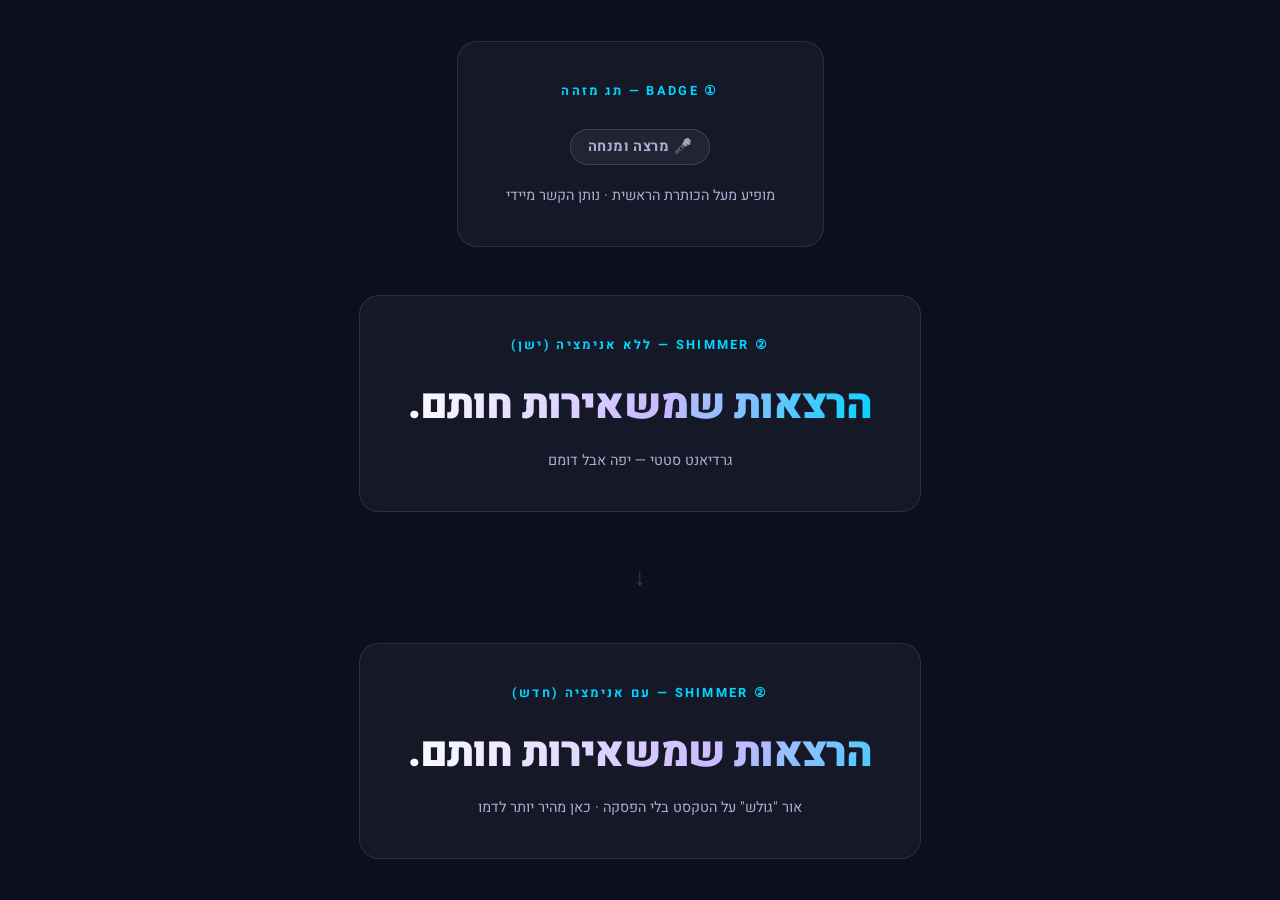
<file: demo-effects.html>
<!DOCTYPE html>
<html lang="he" dir="rtl">
<head>
  <meta charset="UTF-8" />
  <meta name="viewport" content="width=device-width, initial-scale=1.0" />
  <title>דמו — Badge & Shimmer</title>
  <link href="https://fonts.googleapis.com/css2?family=Heebo:wght@400;700;900&display=swap" rel="stylesheet" />
  <style>
    * { margin: 0; padding: 0; box-sizing: border-box; }
    body {
      background: #0b0f1f;
      color: #eef1ff;
      font-family: "Heebo", sans-serif;
      min-height: 100vh;
      display: flex;
      flex-direction: column;
      align-items: center;
      justify-content: center;
      gap: 3rem;
      padding: 2rem;
    }

    /* ===== SECTION LABELS ===== */
    .label {
      font-size: 0.8rem;
      letter-spacing: 0.18em;
      text-transform: uppercase;
      color: #00d4ff;
      font-weight: 700;
      margin-bottom: 1rem;
      text-align: center;
    }
    .box {
      display: flex;
      flex-direction: column;
      align-items: center;
      gap: 0.8rem;
      background: rgba(255,255,255,0.04);
      border: 1px solid rgba(255,255,255,0.1);
      border-radius: 20px;
      padding: 2.5rem 3rem;
      min-width: 320px;
    }

    /* ===== BADGE ===== */
    .hero__badge {
      display: inline-flex;
      align-items: center;
      gap: 0.4em;
      background: rgba(255,255,255,0.06);
      border: 1px solid rgba(255,255,255,0.14);
      border-radius: 999px;
      padding: 0.45em 1.2em;
      font-size: 0.9rem;
      font-weight: 700;
      color: #a9b0d0;
      backdrop-filter: blur(8px);
      letter-spacing: 0.03em;
    }

    /* ===== SHIMMER TITLE ===== */
    .hero__title {
      font-size: 2.6rem;
      font-weight: 900;
      line-height: 1.1;
      letter-spacing: -0.02em;
      background: linear-gradient(
        120deg,
        #ffffff 0%,
        #c9b8ff 35%,
        #00d4ff 60%,
        #c9b8ff 80%,
        #ffffff 100%
      );
      -webkit-background-clip: text;
      background-clip: text;
      color: transparent;
      background-size: 200% auto;
      animation: titleShimmer 3s linear infinite;
    }

    @keyframes titleShimmer {
      0%   { background-position: 0% center; }
      100% { background-position: 200% center; }
    }

    /* ===== WITHOUT SHIMMER (for comparison) ===== */
    .hero__title--static {
      font-size: 2.6rem;
      font-weight: 900;
      line-height: 1.1;
      letter-spacing: -0.02em;
      background: linear-gradient(120deg, #ffffff 0%, #c9b8ff 55%, #00d4ff 100%);
      -webkit-background-clip: text;
      background-clip: text;
      color: transparent;
    }

    .subtitle {
      color: #a9b0d0;
      font-size: 0.9rem;
      margin-top: 0.5rem;
      text-align: center;
    }
    .arrow {
      font-size: 1.5rem;
      color: rgba(255,255,255,0.2);
    }
    .divider {
      width: 100%;
      max-width: 400px;
      height: 1px;
      background: rgba(255,255,255,0.08);
    }
  </style>
</head>
<body>

  <!-- BADGE -->
  <div class="box">
    <p class="label">① Badge — תג מזהה</p>
    <span class="hero__badge">🎤 מרצה ומנחה</span>
    <p class="subtitle">מופיע מעל הכותרת הראשית · נותן הקשר מיידי</p>
  </div>

  <!-- SHIMMER vs STATIC -->
  <div class="box">
    <p class="label">② Shimmer — ללא אנימציה (ישן)</p>
    <h2 class="hero__title--static">הרצאות שמשאירות חותם.</h2>
    <p class="subtitle">גרדיאנט סטטי — יפה אבל דומם</p>
  </div>

  <div class="arrow">↓</div>

  <div class="box">
    <p class="label">② Shimmer — עם אנימציה (חדש)</p>
    <h2 class="hero__title">הרצאות שמשאירות חותם.</h2>
    <p class="subtitle">אור "גולש" על הטקסט בלי הפסקה · כאן מהיר יותר לדמו</p>
  </div>

</body>
</html>
</file>
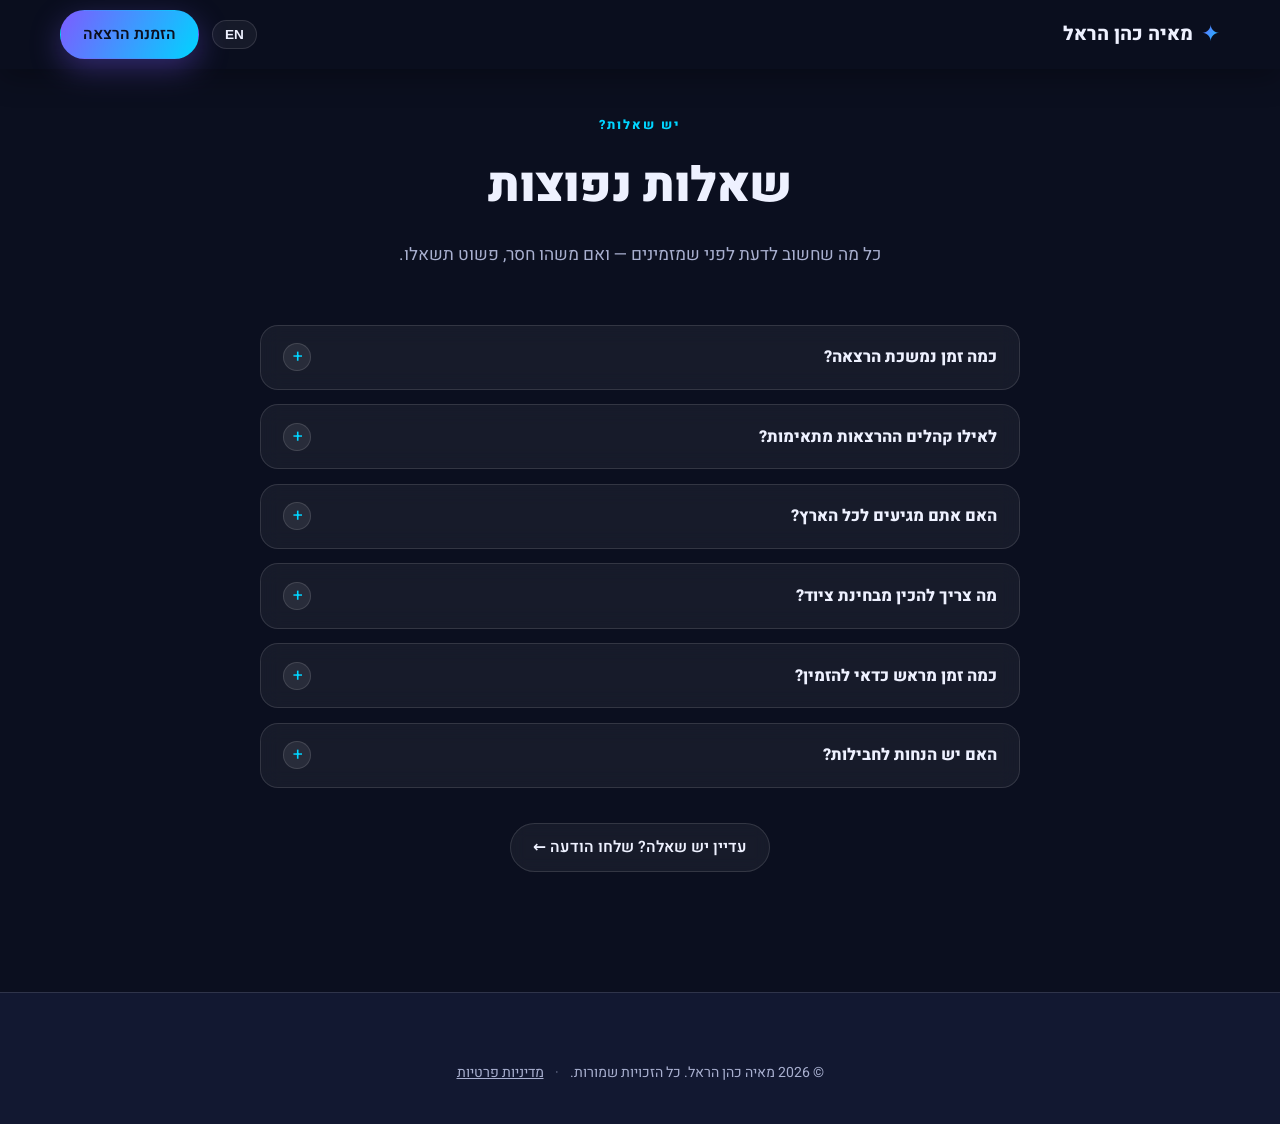
<file: faq.html>
<!DOCTYPE html>
<html lang="he" dir="rtl">
<head>
  <meta charset="UTF-8" />
  <meta name="viewport" content="width=device-width, initial-scale=1.0" />
  <meta name="description" content="שאלות נפוצות על הזמנת הרצאה — אורך, קהלים, ציוד, זמינות והנחות." />
  <meta name="theme-color" content="#0b0f1f" />
  <title>שאלות נפוצות | מאיה כהן הראל</title>

  <link rel="stylesheet" href="css/fonts.css" />
  <link rel="icon" href="data:image/svg+xml,<svg xmlns='http://www.w3.org/2000/svg' viewBox='0 0 100 100'><text y='.9em' font-size='90'>✦</text></svg>" />
  <link rel="stylesheet" href="css/styles.css" />

  <!-- Structured data — עוזר לגוגל להבין שזהו עמוד שאלות נפוצות -->
  <script type="application/ld+json">
  {
    "@context": "https://schema.org",
    "@type": "FAQPage",
    "mainEntity": [
      { "@type": "Question", "name": "כמה זמן נמשכת הרצאה?", "acceptedAnswer": { "@type": "Answer", "text": "הרצאה סטנדרטית נמשכת 60 דקות, ולמבוגרים אפשר להאריך עד 90 דקות כולל שאלות ותשובות. הכל גמיש ומתואם מראש לפי האירוע שלכם." } },
      { "@type": "Question", "name": "לאילו קהלים ההרצאות מתאימות?", "acceptedAnswer": { "@type": "Answer", "text": "מבני נוער בחטיבות ותיכונים ועד צוותים בארגונים, עיריות, עמותות וערבי קהילה. כל הרצאה מותאמת מראש לגיל, לרקע ולמטרה של הקהל." } },
      { "@type": "Question", "name": "האם אתם מגיעים לכל הארץ?", "acceptedAnswer": { "@type": "Answer", "text": "כן! ההרצאות מתקיימות בכל רחבי הארץ. לאירועים מרוחקים ייתכן תיאום נסיעות — נסגור הכל מראש בשיחה." } },
      { "@type": "Question", "name": "מה צריך להכין מבחינת ציוד?", "acceptedAnswer": { "@type": "Answer", "text": "בסך הכל מקרן או מסך, מערכת הגברה ומיקרופון. אני מגיעה עם המצגת והסרטונים — ואם אין ציוד, נמצא פתרון יחד." } },
      { "@type": "Question", "name": "כמה זמן מראש כדאי להזמין?", "acceptedAnswer": { "@type": "Answer", "text": "מומלץ לפחות 2–3 שבועות מראש כדי להבטיח את התאריך ולהספיק להתאים את התוכן. דחוף יותר? צרו קשר — לפעמים יש פתרונות." } },
      { "@type": "Question", "name": "האם יש הנחות לחבילות?", "acceptedAnswer": { "@type": "Answer", "text": "כן — בהזמנת 3 הרצאות ומעלה יש 15% הנחה, ולמוסדות חינוך ועמותות יש מחירים מיוחדים. דברו איתי ונבנה חבילה משתלמת." } }
    ]
  }
  </script>
</head>
<body>

  <!-- ===== Navbar מינימלי ===== -->
  <header class="nav scrolled" id="nav">
    <div class="nav__inner container">
      <a href="index.html" class="nav__logo">
        <span class="nav__logo-mark">✦</span>
        <span>מאיה כהן הראל</span>
      </a>
      <div class="nav__actions">
        <button class="lang-toggle" id="langToggle" aria-label="Switch language">
          <span class="lang-toggle__current">EN</span>
        </button>
        <a href="index.html#contact" class="btn btn--primary nav__cta" id="bookBtn">הזמנת הרצאה</a>
      </div>
    </div>
  </header>

  <main class="section faq faq-page">
    <div class="container">

      <!-- ====================== עברית ====================== -->
      <article data-lang="he">
        <div class="section__head">
          <span class="section__eyebrow">יש שאלות?</span>
          <h1 class="section__title">שאלות נפוצות</h1>
          <p class="section__sub">כל מה שחשוב לדעת לפני שמזמינים — ואם משהו חסר, פשוט תשאלו.</p>
        </div>
        <div class="faq__list">
          <details class="faq__item">
            <summary class="faq__q"><span>כמה זמן נמשכת הרצאה?</span><span class="faq__chevron" aria-hidden="true">+</span></summary>
            <p class="faq__a">הרצאה סטנדרטית נמשכת 60 דקות, ולמבוגרים אפשר להאריך עד 90 דקות כולל שאלות ותשובות. הכל גמיש ומתואם מראש לפי האירוע שלכם.</p>
          </details>
          <details class="faq__item">
            <summary class="faq__q"><span>לאילו קהלים ההרצאות מתאימות?</span><span class="faq__chevron" aria-hidden="true">+</span></summary>
            <p class="faq__a">מבני נוער בחטיבות ותיכונים ועד צוותים בארגונים, עיריות, עמותות וערבי קהילה. כל הרצאה מותאמת מראש לגיל, לרקע ולמטרה של הקהל.</p>
          </details>
          <details class="faq__item">
            <summary class="faq__q"><span>האם אתם מגיעים לכל הארץ?</span><span class="faq__chevron" aria-hidden="true">+</span></summary>
            <p class="faq__a">כן! ההרצאות מתקיימות בכל רחבי הארץ. לאירועים מרוחקים ייתכן תיאום נסיעות — נסגור הכל מראש בשיחה.</p>
          </details>
          <details class="faq__item">
            <summary class="faq__q"><span>מה צריך להכין מבחינת ציוד?</span><span class="faq__chevron" aria-hidden="true">+</span></summary>
            <p class="faq__a">בסך הכל מקרן או מסך, מערכת הגברה ומיקרופון. אני מגיעה עם המצגת והסרטונים — ואם אין ציוד, נמצא פתרון יחד.</p>
          </details>
          <details class="faq__item">
            <summary class="faq__q"><span>כמה זמן מראש כדאי להזמין?</span><span class="faq__chevron" aria-hidden="true">+</span></summary>
            <p class="faq__a">מומלץ לפחות 2–3 שבועות מראש כדי להבטיח את התאריך ולהספיק להתאים את התוכן. דחוף יותר? צרו קשר — לפעמים יש פתרונות.</p>
          </details>
          <details class="faq__item">
            <summary class="faq__q"><span>האם יש הנחות לחבילות?</span><span class="faq__chevron" aria-hidden="true">+</span></summary>
            <p class="faq__a">כן — בהזמנת 3 הרצאות ומעלה יש 15% הנחה, ולמוסדות חינוך ועמותות יש מחירים מיוחדים. דברו איתי ונבנה חבילה משתלמת.</p>
          </details>
        </div>
        <p class="faq-page__back">
          <a href="index.html#contact" class="btn btn--ghost">עדיין יש שאלה? שלחו הודעה ←</a>
        </p>
      </article>

      <!-- ====================== English ====================== -->
      <article data-lang="en" hidden>
        <div class="section__head">
          <span class="section__eyebrow">Got questions?</span>
          <h1 class="section__title">Frequently Asked Questions</h1>
          <p class="section__sub">Everything you need to know before booking — and if something's missing, just ask.</p>
        </div>
        <div class="faq__list">
          <details class="faq__item">
            <summary class="faq__q"><span>How long is a talk?</span><span class="faq__chevron" aria-hidden="true">+</span></summary>
            <p class="faq__a">A standard talk runs 60 minutes; for adults it can extend to 90 minutes including Q&amp;A. Everything is flexible and coordinated in advance for your event.</p>
          </details>
          <details class="faq__item">
            <summary class="faq__q"><span>Which audiences are the talks for?</span><span class="faq__chevron" aria-hidden="true">+</span></summary>
            <p class="faq__a">From middle and high school students to teams in organizations, municipalities, nonprofits and community evenings. Every talk is tailored in advance to the audience's age, background and goal.</p>
          </details>
          <details class="faq__item">
            <summary class="faq__q"><span>Do you travel anywhere in the country?</span><span class="faq__chevron" aria-hidden="true">+</span></summary>
            <p class="faq__a">Yes! Talks take place all over the country. For remote events travel arrangements may apply — we'll settle everything up front.</p>
          </details>
          <details class="faq__item">
            <summary class="faq__q"><span>What equipment is needed?</span><span class="faq__chevron" aria-hidden="true">+</span></summary>
            <p class="faq__a">Just a projector or screen, a sound system and a microphone. I bring the slides and videos — and if equipment is missing, we'll find a solution together.</p>
          </details>
          <details class="faq__item">
            <summary class="faq__q"><span>How far in advance should I book?</span><span class="faq__chevron" aria-hidden="true">+</span></summary>
            <p class="faq__a">At least 2–3 weeks ahead is recommended, to secure the date and tailor the content. In a rush? Get in touch — sometimes there are solutions.</p>
          </details>
          <details class="faq__item">
            <summary class="faq__q"><span>Are there package discounts?</span><span class="faq__chevron" aria-hidden="true">+</span></summary>
            <p class="faq__a">Yes — booking 3+ talks gets 15% off, and schools &amp; nonprofits get special rates. Let's talk and build a package that works.</p>
          </details>
        </div>
        <p class="faq-page__back">
          <a href="index.html#contact" class="btn btn--ghost">Still have a question? Send a message →</a>
        </p>
      </article>

    </div>
  </main>

  <footer class="footer">
    <p class="footer__copy">
      <span data-i18n-copy>© 2026 מאיה כהן הראל. כל הזכויות שמורות.</span>
      <span class="footer__sep" aria-hidden="true">·</span>
      <a href="privacy.html" data-i18n-privacy>מדיניות פרטיות</a>
    </p>
  </footer>

  <script>
    (function () {
      var COPY = {
        he: "© " + new Date().getFullYear() + " מאיה כהן הראל. כל הזכויות שמורות.",
        en: "© " + new Date().getFullYear() + " Maya Cohen Harel. All rights reserved."
      };
      var NEXT = { he: "EN", en: "עב" };
      var DIR = { he: "rtl", en: "ltr" };
      var BOOK = { he: "הזמנת הרצאה", en: "Book a Talk" };
      var PRIVACY = { he: "מדיניות פרטיות", en: "Privacy Policy" };

      function apply(l) {
        localStorage.setItem("siteLang", l);
        document.documentElement.setAttribute("lang", l);
        document.documentElement.setAttribute("dir", DIR[l]);
        document.querySelectorAll("[data-lang]").forEach(function (a) {
          a.hidden = a.getAttribute("data-lang") !== l;
        });
        var cur = document.querySelector(".lang-toggle__current");
        if (cur) cur.textContent = NEXT[l];
        var copy = document.querySelector("[data-i18n-copy]");
        if (copy) copy.textContent = COPY[l];
        var book = document.getElementById("bookBtn");
        if (book) book.textContent = BOOK[l];
        var priv = document.querySelector("[data-i18n-privacy]");
        if (priv) priv.textContent = PRIVACY[l];
      }

      var lang = localStorage.getItem("siteLang") || "he";
      apply(lang);
      document.getElementById("langToggle").addEventListener("click", function () {
        lang = lang === "he" ? "en" : "he";
        apply(lang);
      });

      // פתיחת שאלה סוגרת את האחרות (בתוך השפה הפעילה) — שומר על רשימה נקייה
      document.querySelectorAll(".faq__list details").forEach(function (d) {
        d.addEventListener("toggle", function () {
          if (!d.open) return;
          var siblings = d.parentElement.querySelectorAll("details[open]");
          siblings.forEach(function (o) { if (o !== d) o.open = false; });
        });
      });
    })();
  </script>
</body>
</html>
</file>
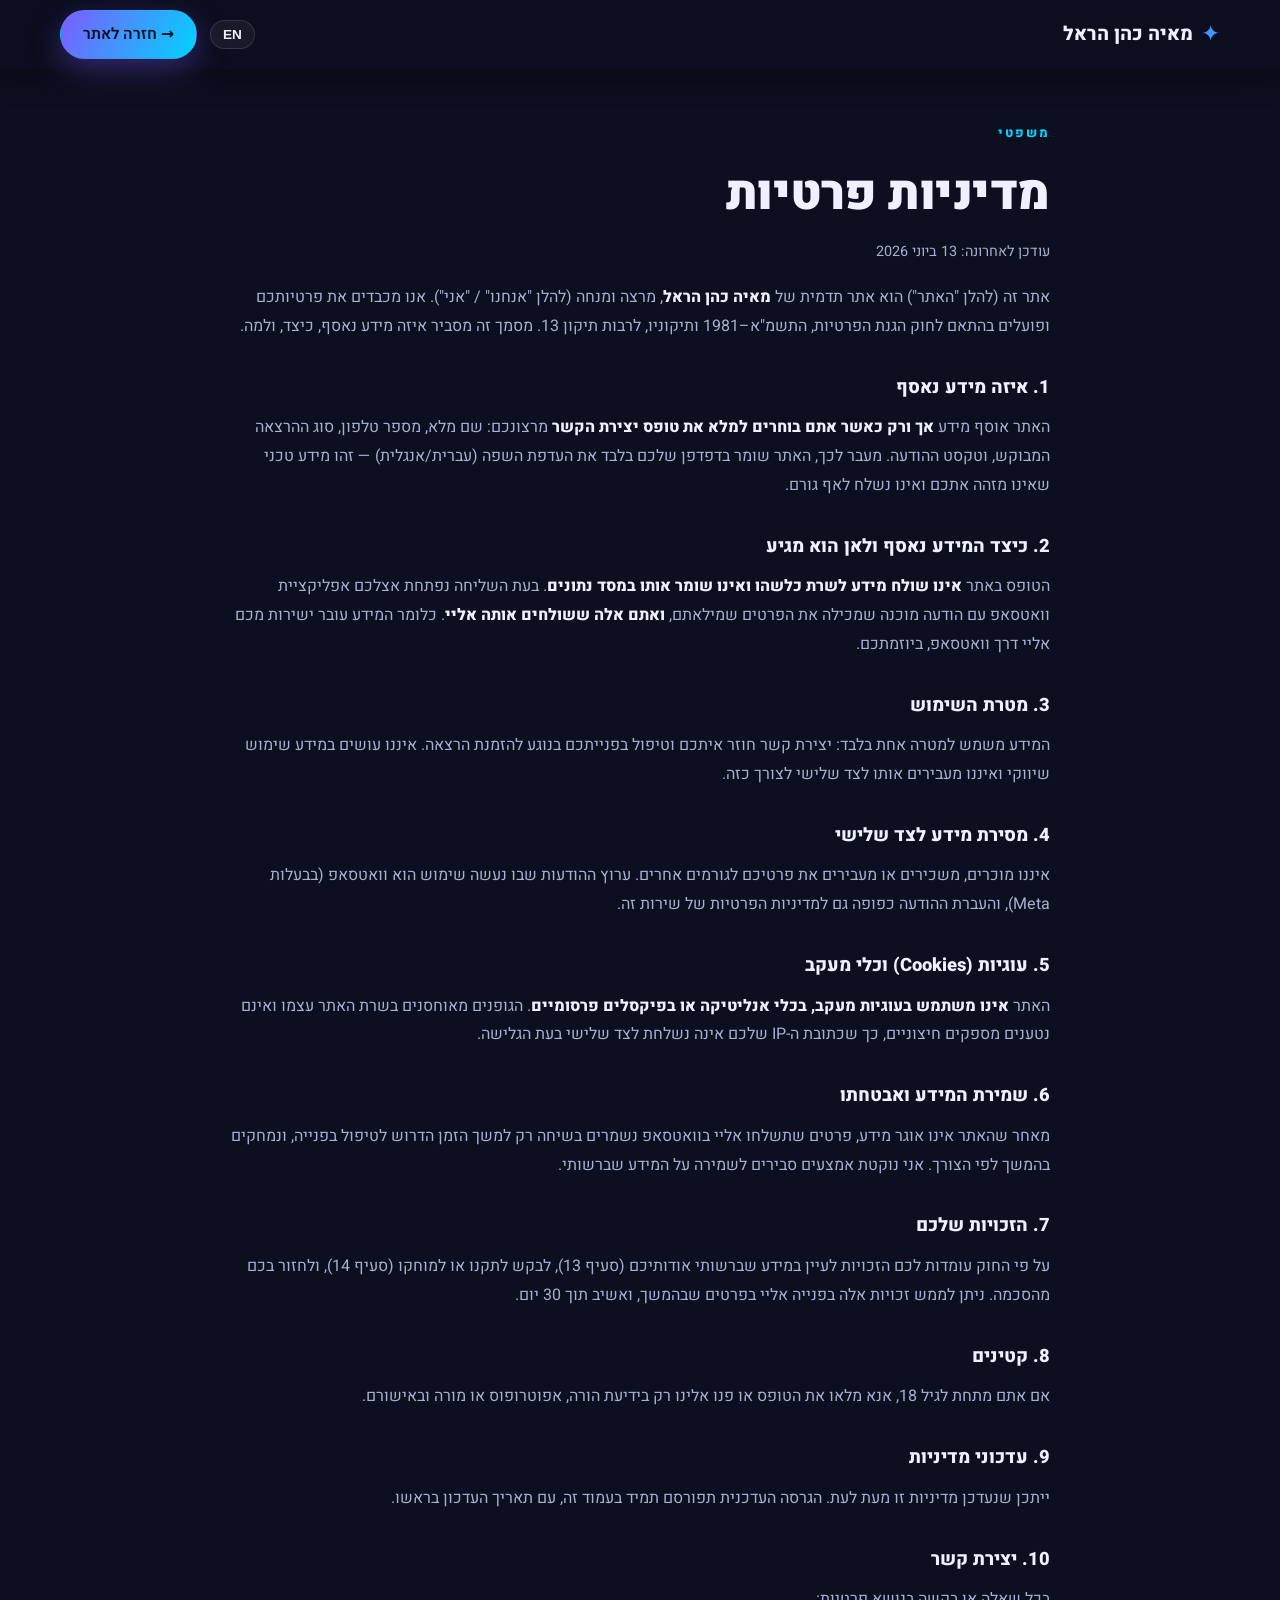
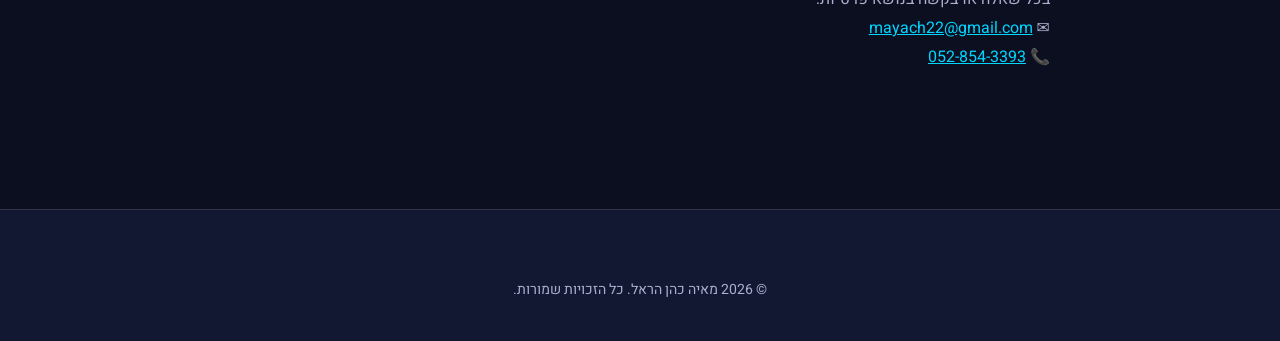
<file: privacy.html>
<!DOCTYPE html>
<html lang="he" dir="rtl">
<head>
  <meta charset="UTF-8" />
  <meta name="viewport" content="width=device-width, initial-scale=1.0" />
  <meta name="robots" content="noindex" />
  <title>מדיניות פרטיות | מאיה כהן הראל</title>

  <link rel="stylesheet" href="css/fonts.css" />
  <link rel="icon" href="data:image/svg+xml,<svg xmlns='http://www.w3.org/2000/svg' viewBox='0 0 100 100'><text y='.9em' font-size='90'>✦</text></svg>" />
  <link rel="stylesheet" href="css/styles.css" />
</head>
<body>

  <!-- ===== Navbar מינימלי ===== -->
  <header class="nav scrolled" id="nav">
    <div class="nav__inner container">
      <a href="index.html" class="nav__logo">
        <span class="nav__logo-mark">✦</span>
        <span>מאיה כהן הראל</span>
      </a>
      <div class="nav__actions">
        <button class="lang-toggle" id="langToggle" aria-label="Switch language">
          <span class="lang-toggle__current">EN</span>
        </button>
        <a href="index.html" class="btn btn--primary nav__cta" id="backBtn">→ חזרה לאתר</a>
      </div>
    </div>
  </header>

  <main class="section legal">
    <div class="container legal__inner">

      <!-- ====================== עברית ====================== -->
      <article data-lang="he">
        <span class="section__eyebrow">משפטי</span>
        <h1 class="section__title">מדיניות פרטיות</h1>
        <p class="legal__updated">עודכן לאחרונה: 13 ביוני 2026</p>

        <p>אתר זה (להלן "האתר") הוא אתר תדמית של <strong>מאיה כהן הראל</strong>, מרצה ומנחה (להלן
        "אנחנו" / "אני"). אנו מכבדים את פרטיותכם ופועלים בהתאם לחוק הגנת הפרטיות, התשמ"א–1981
        ותיקוניו, לרבות תיקון 13. מסמך זה מסביר איזה מידע נאסף, כיצד, ולמה.</p>

        <h2>1. איזה מידע נאסף</h2>
        <p>האתר אוסף מידע <strong>אך ורק כאשר אתם בוחרים למלא את טופס יצירת הקשר</strong> מרצונכם:
        שם מלא, מספר טלפון, סוג ההרצאה המבוקש, וטקסט ההודעה. מעבר לכך, האתר שומר בדפדפן שלכם
        בלבד את העדפת השפה (עברית/אנגלית) — זהו מידע טכני שאינו מזהה אתכם ואינו נשלח לאף גורם.</p>

        <h2>2. כיצד המידע נאסף ולאן הוא מגיע</h2>
        <p>הטופס באתר <strong>אינו שולח מידע לשרת כלשהו ואינו שומר אותו במסד נתונים</strong>. בעת
        השליחה נפתחת אצלכם אפליקציית וואטסאפ עם הודעה מוכנה שמכילה את הפרטים שמילאתם, <strong>ואתם
        אלה ששולחים אותה אליי</strong>. כלומר המידע עובר ישירות מכם אליי דרך וואטסאפ, ביוזמתכם.</p>

        <h2>3. מטרת השימוש</h2>
        <p>המידע משמש למטרה אחת בלבד: יצירת קשר חוזר איתכם וטיפול בפנייתכם בנוגע להזמנת הרצאה.
        איננו עושים במידע שימוש שיווקי ואיננו מעבירים אותו לצד שלישי לצורך כזה.</p>

        <h2>4. מסירת מידע לצד שלישי</h2>
        <p>איננו מוכרים, משכירים או מעבירים את פרטיכם לגורמים אחרים. ערוץ ההודעות שבו נעשה שימוש
        הוא וואטסאפ (בבעלות Meta), והעברת ההודעה כפופה גם למדיניות הפרטיות של שירות זה.</p>

        <h2>5. עוגיות (Cookies) וכלי מעקב</h2>
        <p>האתר <strong>אינו משתמש בעוגיות מעקב, בכלי אנליטיקה או בפיקסלים פרסומיים</strong>. הגופנים
        מאוחסנים בשרת האתר עצמו ואינם נטענים מספקים חיצוניים, כך שכתובת ה-IP שלכם אינה נשלחת לצד
        שלישי בעת הגלישה.</p>

        <h2>6. שמירת המידע ואבטחתו</h2>
        <p>מאחר שהאתר אינו אוגר מידע, פרטים שתשלחו אליי בוואטסאפ נשמרים בשיחה רק למשך הזמן הדרוש
        לטיפול בפנייה, ונמחקים בהמשך לפי הצורך. אני נוקטת אמצעים סבירים לשמירה על המידע שברשותי.</p>

        <h2>7. הזכויות שלכם</h2>
        <p>על פי החוק עומדות לכם הזכויות לעיין במידע שברשותי אודותיכם (סעיף 13), לבקש לתקנו או
        למוחקו (סעיף 14), ולחזור בכם מהסכמה. ניתן לממש זכויות אלה בפנייה אליי בפרטים שבהמשך, ואשיב
        תוך 30 יום.</p>

        <h2>8. קטינים</h2>
        <p>אם אתם מתחת לגיל 18, אנא מלאו את הטופס או פנו אלינו רק בידיעת הורה, אפוטרופוס או מורה
        ובאישורם.</p>

        <h2>9. עדכוני מדיניות</h2>
        <p>ייתכן שנעדכן מדיניות זו מעת לעת. הגרסה העדכנית תפורסם תמיד בעמוד זה, עם תאריך העדכון
        בראשו.</p>

        <h2>10. יצירת קשר</h2>
        <p>בכל שאלה או בקשה בנושא פרטיות:<br />
        ✉ <a href="mailto:mayach22@gmail.com">mayach22@gmail.com</a><br />
        📞 <a href="tel:+972528543393">052-854-3393</a></p>
      </article>

      <!-- ====================== English ====================== -->
      <article data-lang="en" hidden>
        <span class="section__eyebrow">Legal</span>
        <h1 class="section__title">Privacy Policy</h1>
        <p class="legal__updated">Last updated: June 13, 2026</p>

        <p>This website (the "Site") is a portfolio site for <strong>Maya Cohen Harel</strong>, a
        lecturer and facilitator ("we" / "I"). We respect your privacy and act in accordance with
        the Israeli Protection of Privacy Law, 5741–1981 and its amendments, including Amendment 13.
        This document explains what data is collected, how, and why.</p>

        <h2>1. What data is collected</h2>
        <p>The Site collects data <strong>only when you choose to fill in the contact form</strong>
        of your own accord: full name, phone number, requested lecture type, and your message text.
        Beyond that, the Site stores only your language preference (Hebrew/English) in your own
        browser — technical data that does not identify you and is never sent to anyone.</p>

        <h2>2. How the data is collected and where it goes</h2>
        <p>The form <strong>does not send data to any server and does not store it in a
        database</strong>. On submission, WhatsApp opens on your device with a ready-made message
        containing the details you entered, <strong>and you are the one who sends it to me</strong>.
        In other words, the data goes directly from you to me via WhatsApp, on your initiative.</p>

        <h2>3. Purpose of use</h2>
        <p>The data is used for one purpose only: to get back to you and handle your lecture-booking
        request. We do not use it for marketing, nor do we share it with third parties for that
        purpose.</p>

        <h2>4. Sharing with third parties</h2>
        <p>We do not sell, rent or transfer your details to others. The messaging channel used is
        WhatsApp (owned by Meta), and sending the message is also subject to that service's own
        privacy policy.</p>

        <h2>5. Cookies and tracking tools</h2>
        <p>The Site <strong>does not use tracking cookies, analytics tools or advertising
        pixels</strong>. Fonts are hosted on the Site's own server and are not loaded from external
        providers, so your IP address is not sent to any third party while you browse.</p>

        <h2>6. Data retention and security</h2>
        <p>Since the Site stores no data, details you send me on WhatsApp remain in the chat only
        for as long as needed to handle your request, and are deleted thereafter as appropriate. I
        take reasonable measures to protect the information in my possession.</p>

        <h2>7. Your rights</h2>
        <p>Under the law you have the right to inspect the data I hold about you (Section 13), to
        request its correction or deletion (Section 14), and to withdraw consent. You may exercise
        these rights by contacting me using the details below, and I will respond within 30 days.</p>

        <h2>8. Minors</h2>
        <p>If you are under 18, please fill in the form or contact us only with the knowledge and
        consent of a parent, guardian or teacher.</p>

        <h2>9. Policy updates</h2>
        <p>We may update this policy from time to time. The current version will always be published
        on this page, with the update date at the top.</p>

        <h2>10. Contact</h2>
        <p>For any privacy question or request:<br />
        ✉ <a href="mailto:mayach22@gmail.com">mayach22@gmail.com</a><br />
        📞 <a href="tel:+972528543393">+972 52-854-3393</a></p>
      </article>

    </div>
  </main>

  <footer class="footer">
    <p class="footer__copy">
      <span data-i18n-copy>© 2026 מאיה כהן הראל. כל הזכויות שמורות.</span>
    </p>
  </footer>

  <script>
    (function () {
      var COPY = {
        he: "© " + new Date().getFullYear() + " מאיה כהן הראל. כל הזכויות שמורות.",
        en: "© " + new Date().getFullYear() + " Maya Cohen Harel. All rights reserved."
      };
      var NEXT = { he: "EN", en: "עב" };
      var DIR = { he: "rtl", en: "ltr" };
      var BACK = { he: "→ חזרה לאתר", en: "← Back to site" };

      function apply(l) {
        localStorage.setItem("siteLang", l);
        document.documentElement.setAttribute("lang", l);
        document.documentElement.setAttribute("dir", DIR[l]);
        document.querySelectorAll("[data-lang]").forEach(function (a) {
          a.hidden = a.getAttribute("data-lang") !== l;
        });
        var cur = document.querySelector(".lang-toggle__current");
        if (cur) cur.textContent = NEXT[l];
        var copy = document.querySelector("[data-i18n-copy]");
        if (copy) copy.textContent = COPY[l];
        var back = document.getElementById("backBtn");
        if (back) back.textContent = BACK[l];
      }

      var lang = localStorage.getItem("siteLang") || "he";
      apply(lang);
      document.getElementById("langToggle").addEventListener("click", function () {
        lang = lang === "he" ? "en" : "he";
        apply(lang);
      });
    })();
  </script>
</body>
</html>
</file>
<file: css/fonts.css>
﻿/* ============================================================
   fonts.css — גופנים מקומיים (Heebo + Poppins)
   מאוחסנים מקומית ב-assets/fonts/ במקום טעינה משרתי Google,
   כדי שלא תישלח כתובת ה-IP של הגולש לגוגל (תאימות תיקון 13).
   נוצר מתוך Google Fonts CSS, סאבסטים: latin, latin-ext, hebrew.
   ============================================================ */
/* Heebo 300 — hebrew */
@font-face {
  font-family: 'Heebo';
  font-style: normal;
  font-weight: 300;
  font-display: swap;
  src: url(../assets/fonts/heebo-300-hebrew.woff2) format('woff2');
  unicode-range: U+0307-0308, U+0590-05FF, U+200C-2010, U+20AA, U+25CC, U+FB1D-FB4F;
}

/* Heebo 300 — latin-ext */
@font-face {
  font-family: 'Heebo';
  font-style: normal;
  font-weight: 300;
  font-display: swap;
  src: url(../assets/fonts/heebo-300-latin-ext.woff2) format('woff2');
  unicode-range: U+0100-02BA, U+02BD-02C5, U+02C7-02CC, U+02CE-02D7, U+02DD-02FF, U+0304, U+0308, U+0329, U+1D00-1DBF, U+1E00-1E9F, U+1EF2-1EFF, U+2020, U+20A0-20AB, U+20AD-20C0, U+2113, U+2C60-2C7F, U+A720-A7FF;
}

/* Heebo 300 — latin */
@font-face {
  font-family: 'Heebo';
  font-style: normal;
  font-weight: 300;
  font-display: swap;
  src: url(../assets/fonts/heebo-300-latin.woff2) format('woff2');
  unicode-range: U+0000-00FF, U+0131, U+0152-0153, U+02BB-02BC, U+02C6, U+02DA, U+02DC, U+0304, U+0308, U+0329, U+2000-206F, U+20AC, U+2122, U+2191, U+2193, U+2212, U+2215, U+FEFF, U+FFFD;
}

/* Heebo 400 — hebrew */
@font-face {
  font-family: 'Heebo';
  font-style: normal;
  font-weight: 400;
  font-display: swap;
  src: url(../assets/fonts/heebo-400-hebrew.woff2) format('woff2');
  unicode-range: U+0307-0308, U+0590-05FF, U+200C-2010, U+20AA, U+25CC, U+FB1D-FB4F;
}

/* Heebo 400 — latin-ext */
@font-face {
  font-family: 'Heebo';
  font-style: normal;
  font-weight: 400;
  font-display: swap;
  src: url(../assets/fonts/heebo-400-latin-ext.woff2) format('woff2');
  unicode-range: U+0100-02BA, U+02BD-02C5, U+02C7-02CC, U+02CE-02D7, U+02DD-02FF, U+0304, U+0308, U+0329, U+1D00-1DBF, U+1E00-1E9F, U+1EF2-1EFF, U+2020, U+20A0-20AB, U+20AD-20C0, U+2113, U+2C60-2C7F, U+A720-A7FF;
}

/* Heebo 400 — latin */
@font-face {
  font-family: 'Heebo';
  font-style: normal;
  font-weight: 400;
  font-display: swap;
  src: url(../assets/fonts/heebo-400-latin.woff2) format('woff2');
  unicode-range: U+0000-00FF, U+0131, U+0152-0153, U+02BB-02BC, U+02C6, U+02DA, U+02DC, U+0304, U+0308, U+0329, U+2000-206F, U+20AC, U+2122, U+2191, U+2193, U+2212, U+2215, U+FEFF, U+FFFD;
}

/* Heebo 600 — hebrew */
@font-face {
  font-family: 'Heebo';
  font-style: normal;
  font-weight: 600;
  font-display: swap;
  src: url(../assets/fonts/heebo-600-hebrew.woff2) format('woff2');
  unicode-range: U+0307-0308, U+0590-05FF, U+200C-2010, U+20AA, U+25CC, U+FB1D-FB4F;
}

/* Heebo 600 — latin-ext */
@font-face {
  font-family: 'Heebo';
  font-style: normal;
  font-weight: 600;
  font-display: swap;
  src: url(../assets/fonts/heebo-600-latin-ext.woff2) format('woff2');
  unicode-range: U+0100-02BA, U+02BD-02C5, U+02C7-02CC, U+02CE-02D7, U+02DD-02FF, U+0304, U+0308, U+0329, U+1D00-1DBF, U+1E00-1E9F, U+1EF2-1EFF, U+2020, U+20A0-20AB, U+20AD-20C0, U+2113, U+2C60-2C7F, U+A720-A7FF;
}

/* Heebo 600 — latin */
@font-face {
  font-family: 'Heebo';
  font-style: normal;
  font-weight: 600;
  font-display: swap;
  src: url(../assets/fonts/heebo-600-latin.woff2) format('woff2');
  unicode-range: U+0000-00FF, U+0131, U+0152-0153, U+02BB-02BC, U+02C6, U+02DA, U+02DC, U+0304, U+0308, U+0329, U+2000-206F, U+20AC, U+2122, U+2191, U+2193, U+2212, U+2215, U+FEFF, U+FFFD;
}

/* Heebo 800 — hebrew */
@font-face {
  font-family: 'Heebo';
  font-style: normal;
  font-weight: 800;
  font-display: swap;
  src: url(../assets/fonts/heebo-800-hebrew.woff2) format('woff2');
  unicode-range: U+0307-0308, U+0590-05FF, U+200C-2010, U+20AA, U+25CC, U+FB1D-FB4F;
}

/* Heebo 800 — latin-ext */
@font-face {
  font-family: 'Heebo';
  font-style: normal;
  font-weight: 800;
  font-display: swap;
  src: url(../assets/fonts/heebo-800-latin-ext.woff2) format('woff2');
  unicode-range: U+0100-02BA, U+02BD-02C5, U+02C7-02CC, U+02CE-02D7, U+02DD-02FF, U+0304, U+0308, U+0329, U+1D00-1DBF, U+1E00-1E9F, U+1EF2-1EFF, U+2020, U+20A0-20AB, U+20AD-20C0, U+2113, U+2C60-2C7F, U+A720-A7FF;
}

/* Heebo 800 — latin */
@font-face {
  font-family: 'Heebo';
  font-style: normal;
  font-weight: 800;
  font-display: swap;
  src: url(../assets/fonts/heebo-800-latin.woff2) format('woff2');
  unicode-range: U+0000-00FF, U+0131, U+0152-0153, U+02BB-02BC, U+02C6, U+02DA, U+02DC, U+0304, U+0308, U+0329, U+2000-206F, U+20AC, U+2122, U+2191, U+2193, U+2212, U+2215, U+FEFF, U+FFFD;
}

/* Heebo 900 — hebrew */
@font-face {
  font-family: 'Heebo';
  font-style: normal;
  font-weight: 900;
  font-display: swap;
  src: url(../assets/fonts/heebo-900-hebrew.woff2) format('woff2');
  unicode-range: U+0307-0308, U+0590-05FF, U+200C-2010, U+20AA, U+25CC, U+FB1D-FB4F;
}

/* Heebo 900 — latin-ext */
@font-face {
  font-family: 'Heebo';
  font-style: normal;
  font-weight: 900;
  font-display: swap;
  src: url(../assets/fonts/heebo-900-latin-ext.woff2) format('woff2');
  unicode-range: U+0100-02BA, U+02BD-02C5, U+02C7-02CC, U+02CE-02D7, U+02DD-02FF, U+0304, U+0308, U+0329, U+1D00-1DBF, U+1E00-1E9F, U+1EF2-1EFF, U+2020, U+20A0-20AB, U+20AD-20C0, U+2113, U+2C60-2C7F, U+A720-A7FF;
}

/* Heebo 900 — latin */
@font-face {
  font-family: 'Heebo';
  font-style: normal;
  font-weight: 900;
  font-display: swap;
  src: url(../assets/fonts/heebo-900-latin.woff2) format('woff2');
  unicode-range: U+0000-00FF, U+0131, U+0152-0153, U+02BB-02BC, U+02C6, U+02DA, U+02DC, U+0304, U+0308, U+0329, U+2000-206F, U+20AC, U+2122, U+2191, U+2193, U+2212, U+2215, U+FEFF, U+FFFD;
}

/* Poppins 300 — latin-ext */
@font-face {
  font-family: 'Poppins';
  font-style: normal;
  font-weight: 300;
  font-display: swap;
  src: url(../assets/fonts/poppins-300-latin-ext.woff2) format('woff2');
  unicode-range: U+0100-02BA, U+02BD-02C5, U+02C7-02CC, U+02CE-02D7, U+02DD-02FF, U+0304, U+0308, U+0329, U+1D00-1DBF, U+1E00-1E9F, U+1EF2-1EFF, U+2020, U+20A0-20AB, U+20AD-20C0, U+2113, U+2C60-2C7F, U+A720-A7FF;
}

/* Poppins 300 — latin */
@font-face {
  font-family: 'Poppins';
  font-style: normal;
  font-weight: 300;
  font-display: swap;
  src: url(../assets/fonts/poppins-300-latin.woff2) format('woff2');
  unicode-range: U+0000-00FF, U+0131, U+0152-0153, U+02BB-02BC, U+02C6, U+02DA, U+02DC, U+0304, U+0308, U+0329, U+2000-206F, U+20AC, U+2122, U+2191, U+2193, U+2212, U+2215, U+FEFF, U+FFFD;
}

/* Poppins 400 — latin-ext */
@font-face {
  font-family: 'Poppins';
  font-style: normal;
  font-weight: 400;
  font-display: swap;
  src: url(../assets/fonts/poppins-400-latin-ext.woff2) format('woff2');
  unicode-range: U+0100-02BA, U+02BD-02C5, U+02C7-02CC, U+02CE-02D7, U+02DD-02FF, U+0304, U+0308, U+0329, U+1D00-1DBF, U+1E00-1E9F, U+1EF2-1EFF, U+2020, U+20A0-20AB, U+20AD-20C0, U+2113, U+2C60-2C7F, U+A720-A7FF;
}

/* Poppins 400 — latin */
@font-face {
  font-family: 'Poppins';
  font-style: normal;
  font-weight: 400;
  font-display: swap;
  src: url(../assets/fonts/poppins-400-latin.woff2) format('woff2');
  unicode-range: U+0000-00FF, U+0131, U+0152-0153, U+02BB-02BC, U+02C6, U+02DA, U+02DC, U+0304, U+0308, U+0329, U+2000-206F, U+20AC, U+2122, U+2191, U+2193, U+2212, U+2215, U+FEFF, U+FFFD;
}

/* Poppins 600 — latin-ext */
@font-face {
  font-family: 'Poppins';
  font-style: normal;
  font-weight: 600;
  font-display: swap;
  src: url(../assets/fonts/poppins-600-latin-ext.woff2) format('woff2');
  unicode-range: U+0100-02BA, U+02BD-02C5, U+02C7-02CC, U+02CE-02D7, U+02DD-02FF, U+0304, U+0308, U+0329, U+1D00-1DBF, U+1E00-1E9F, U+1EF2-1EFF, U+2020, U+20A0-20AB, U+20AD-20C0, U+2113, U+2C60-2C7F, U+A720-A7FF;
}

/* Poppins 600 — latin */
@font-face {
  font-family: 'Poppins';
  font-style: normal;
  font-weight: 600;
  font-display: swap;
  src: url(../assets/fonts/poppins-600-latin.woff2) format('woff2');
  unicode-range: U+0000-00FF, U+0131, U+0152-0153, U+02BB-02BC, U+02C6, U+02DA, U+02DC, U+0304, U+0308, U+0329, U+2000-206F, U+20AC, U+2122, U+2191, U+2193, U+2212, U+2215, U+FEFF, U+FFFD;
}

/* Poppins 800 — latin-ext */
@font-face {
  font-family: 'Poppins';
  font-style: normal;
  font-weight: 800;
  font-display: swap;
  src: url(../assets/fonts/poppins-800-latin-ext.woff2) format('woff2');
  unicode-range: U+0100-02BA, U+02BD-02C5, U+02C7-02CC, U+02CE-02D7, U+02DD-02FF, U+0304, U+0308, U+0329, U+1D00-1DBF, U+1E00-1E9F, U+1EF2-1EFF, U+2020, U+20A0-20AB, U+20AD-20C0, U+2113, U+2C60-2C7F, U+A720-A7FF;
}

/* Poppins 800 — latin */
@font-face {
  font-family: 'Poppins';
  font-style: normal;
  font-weight: 800;
  font-display: swap;
  src: url(../assets/fonts/poppins-800-latin.woff2) format('woff2');
  unicode-range: U+0000-00FF, U+0131, U+0152-0153, U+02BB-02BC, U+02C6, U+02DA, U+02DC, U+0304, U+0308, U+0329, U+2000-206F, U+20AC, U+2122, U+2191, U+2193, U+2212, U+2215, U+FEFF, U+FFFD;
}
</file>
<file: css/styles.css>
/* ============================================================
   styles.css — אתר הרצאות דו-לשוני
   ============================================================ */

/* ---------- Variables / Theme ---------- */
:root {
  --bg:        #0b0f1f;
  --bg-soft:   #121831;
  --surface:   rgba(255, 255, 255, 0.05);
  --surface-2: rgba(255, 255, 255, 0.08);
  --border:    rgba(255, 255, 255, 0.12);
  --text:      #eef1ff;
  --text-dim:  #a9b0d0;
  --primary:   #7c5cff;
  --primary-2: #00d4ff;
  --accent:    #ffd166;
  --gradient:  linear-gradient(120deg, #7c5cff 0%, #00d4ff 100%);
  --gradient-warm: linear-gradient(120deg, #ff7eb3 0%, #ffd166 100%);
  --radius:    18px;
  --radius-lg: 28px;
  --shadow:    0 20px 60px rgba(0, 0, 0, 0.45);
  --container: 1160px;
  --font-he:   "Heebo", system-ui, sans-serif;
  --font-en:   "Poppins", system-ui, sans-serif;
}

* { margin: 0; padding: 0; box-sizing: border-box; }

html { scroll-behavior: smooth; }

/* ---------- טאצ'ים גלובליים: סימון טקסט, פס גלילה, מיקוד מקלדת ---------- */
::selection { background: rgba(124, 92, 255, 0.45); color: #fff; }

::-webkit-scrollbar { width: 10px; }
::-webkit-scrollbar-track { background: var(--bg); }
::-webkit-scrollbar-thumb { background: rgba(124, 92, 255, 0.45); border-radius: 5px; }
::-webkit-scrollbar-thumb:hover { background: rgba(124, 92, 255, 0.7); }

:focus-visible {
  outline: 2px solid var(--primary-2);
  outline-offset: 3px;
  border-radius: 4px;
}

/* קישור דילוג לנגישות — מוסתר עד מיקוד מקלדת */
.skip-link {
  position: fixed;
  inset-block-start: 10px;
  inset-inline-start: 10px;
  z-index: 200;
  background: var(--primary);
  color: #fff;
  font-weight: 700;
  padding: 0.6em 1.2em;
  border-radius: 999px;
  transform: translateY(-200%);
  transition: transform 0.2s ease;
}
.skip-link:focus { transform: translateY(0); }

/* סרגל התקדמות קריאה */
.scroll-progress {
  position: fixed;
  inset-block-start: 0;
  inset-inline: 0;
  height: 3px;
  background: var(--gradient);
  transform: scaleX(0);
  transform-origin: 0 50%;
  z-index: 60;
  pointer-events: none;
}
html[dir="rtl"] .scroll-progress { transform-origin: 100% 50%; }

body {
  background: var(--bg);
  color: var(--text);
  font-family: var(--font-he);
  line-height: 1.6;
  overflow-x: hidden;
  position: relative;
}

html[lang="en"] body { font-family: var(--font-en); }

a { color: inherit; text-decoration: none; }
ul { list-style: none; }
img { max-width: 100%; display: block; }

.container {
  width: min(var(--container), 92%);
  margin-inline: auto;
}

/* ---------- Animated background blobs ---------- */
.bg-blobs {
  position: fixed;
  inset: 0;
  z-index: -2;
  overflow: hidden;
}
.bg-blobs::after { /* subtle grid sheen */
  content: "";
  position: absolute;
  inset: 0;
  background: radial-gradient(circle at 50% 0%, rgba(124, 92, 255, 0.12), transparent 60%);
}
.blob {
  position: absolute;
  border-radius: 50%;
  filter: blur(80px);
  opacity: 0.55;
  animation: float 18s ease-in-out infinite;
}
.blob-1 { width: 480px; height: 480px; background: #7c5cff; top: -120px; inset-inline-start: -100px; }
.blob-2 { width: 420px; height: 420px; background: #00d4ff; bottom: -140px; inset-inline-end: -80px; animation-delay: -6s; }
.blob-3 { width: 360px; height: 360px; background: #ff7eb3; top: 40%; inset-inline-start: 55%; animation-delay: -11s; opacity: 0.35; }

@keyframes float {
  0%, 100% { transform: translate(0, 0) scale(1); }
  33%      { transform: translate(40px, -50px) scale(1.12); }
  66%      { transform: translate(-30px, 30px) scale(0.92); }
}

/* ---------- Buttons ---------- */
.btn {
  display: inline-flex;
  align-items: center;
  justify-content: center;
  gap: 0.5em;
  padding: 0.7em 1.4em;
  border-radius: 999px;
  font-weight: 600;
  font-family: inherit;
  font-size: 0.98rem;
  cursor: pointer;
  border: 1px solid transparent;
  transition: transform 0.2s ease, box-shadow 0.2s ease, background 0.2s ease;
  white-space: nowrap;
}
.btn--lg { padding: 0.9em 1.8em; font-size: 1.05rem; }
.btn--primary {
  background: var(--gradient);
  color: #0b0f1f;
  box-shadow: 0 10px 30px rgba(124, 92, 255, 0.35);
}
.btn--primary:hover { transform: translateY(-3px); box-shadow: 0 16px 40px rgba(124, 92, 255, 0.5); }
.btn--ghost {
  background: var(--surface);
  border-color: var(--border);
  color: var(--text);
  backdrop-filter: blur(8px);
}
.btn--ghost:hover { background: var(--surface-2); transform: translateY(-3px); }
.btn--whatsapp {
  background: #25d366;
  color: #04331a;
  padding: 0.85em 1.5em;
  font-size: 1.02rem;
}
.btn--whatsapp:hover { transform: translateY(-3px); box-shadow: 0 14px 36px rgba(37, 211, 102, 0.4); }

/* ---------- Navbar ---------- */
.nav {
  position: fixed;
  inset-block-start: 0;
  inset-inline: 0;
  z-index: 50;
  transition: background 0.3s ease, box-shadow 0.3s ease, padding 0.3s ease;
  padding-block: 16px;
}
.nav.scrolled {
  background: rgba(11, 15, 31, 0.85);
  backdrop-filter: blur(14px);
  box-shadow: 0 8px 30px rgba(0, 0, 0, 0.3);
  padding-block: 10px;
}
.nav__inner { display: flex; align-items: center; justify-content: space-between; gap: 1rem; }
.nav__logo { display: flex; align-items: center; gap: 0.5rem; font-weight: 800; font-size: 1.2rem; white-space: nowrap; }
.nav__logo-mark {
  background: var(--gradient);
  -webkit-background-clip: text;
  background-clip: text;
  color: transparent;
  font-size: 1.4rem;
}
.nav__links { display: flex; gap: 1.6rem; }
.nav__links a {
  color: var(--text-dim);
  font-weight: 600;
  position: relative;
  transition: color 0.2s ease;
}
.nav__links a::after {
  content: "";
  position: absolute;
  inset-inline-start: 0;
  bottom: -6px;
  width: 0;
  height: 2px;
  background: var(--gradient);
  transition: width 0.25s ease;
}
.nav__links a:hover { color: var(--text); }
.nav__links a:hover::after { width: 100%; }
.nav__links a.active { color: var(--text); }
.nav__links a.active::after { width: 100%; }
.nav__actions { display: flex; align-items: center; gap: 0.8rem; }

.lang-toggle {
  background: var(--surface);
  border: 1px solid var(--border);
  color: var(--text);
  border-radius: 999px;
  padding: 0.45em 0.9em;
  font-weight: 700;
  font-size: 0.85rem;
  cursor: pointer;
  transition: background 0.2s ease, transform 0.2s ease;
}
.lang-toggle:hover { background: var(--surface-2); transform: translateY(-2px); }

.nav__burger { display: none; flex-direction: column; gap: 5px; background: none; border: none; cursor: pointer; }
.nav__burger span { width: 26px; height: 3px; background: var(--text); border-radius: 3px; transition: 0.3s; }
.nav__burger.open span:nth-child(1) { transform: translateY(8px) rotate(45deg); }
.nav__burger.open span:nth-child(2) { opacity: 0; }
.nav__burger.open span:nth-child(3) { transform: translateY(-8px) rotate(-45deg); }

/* ---------- Hero ---------- */
.hero {
  min-height: 100vh;
  display: flex;
  flex-direction: column;
  justify-content: center;
  align-items: center;
  text-align: center;
  padding-block: 120px 60px;
  position: relative;
}
.hero__inner { max-width: 880px; }
.hero__eyebrow {
  text-transform: uppercase;
  letter-spacing: 0.18em;
  font-size: 0.85rem;
  color: var(--primary-2);
  font-weight: 700;
  margin-bottom: 1.2rem;
}
.hero__title {
  font-size: clamp(2.6rem, 7vw, 5rem);
  font-weight: 900;
  line-height: 1.05;
  letter-spacing: -0.02em;
  color: var(--text);
  margin-bottom: 1.4rem;
}
.hero__subtitle {
  font-size: clamp(1.05rem, 2.4vw, 1.4rem);
  color: var(--text-dim);
  max-width: 640px;
  margin: 0 auto 2.4rem;
}
.hero__cta { display: flex; gap: 1rem; justify-content: center; flex-wrap: wrap; margin-bottom: 3.5rem; }

.hero__stats { display: flex; gap: clamp(1.5rem, 5vw, 4rem); justify-content: center; flex-wrap: wrap; }
.stat { display: flex; flex-direction: column; align-items: center; }
.stat__num, .stat__plus {
  font-size: clamp(2rem, 5vw, 3rem);
  font-weight: 900;
  background: var(--gradient);
  -webkit-background-clip: text;
  background-clip: text;
  color: transparent;
  line-height: 1;
}
.stat__plus { font-size: 1.6rem; vertical-align: top; }
.stat__label { color: var(--text-dim); font-size: 0.95rem; margin-top: 0.4rem; }

.hero__scroll {
  position: absolute;
  bottom: 28px;
  inset-inline-start: 50%;
  transform: translateX(-50%);
  width: 26px; height: 42px;
  border: 2px solid var(--border);
  border-radius: 14px;
}
.hero__scroll span {
  position: absolute;
  inset-inline-start: 50%;
  top: 8px;
  width: 4px; height: 8px;
  background: var(--primary-2);
  border-radius: 4px;
  transform: translateX(-50%);
  animation: scrolldot 1.6s infinite;
}
@keyframes scrolldot { 0% { opacity: 0; top: 8px; } 50% { opacity: 1; } 100% { opacity: 0; top: 22px; } }

/* ---------- Hero badge ---------- */
.hero__badge {
  display: inline-flex;
  align-items: center;
  gap: 0.4em;
  background: var(--surface);
  border: 1px solid var(--border);
  border-radius: 999px;
  padding: 0.45em 1.2em;
  font-size: 0.88rem;
  font-weight: 700;
  color: var(--text-dim);
  backdrop-filter: blur(8px);
  margin-bottom: 1rem;
  letter-spacing: 0.03em;
}

/* ---------- Sections ---------- */
.section { padding-block: clamp(70px, 10vw, 120px); position: relative; }
.section__head { text-align: center; max-width: 680px; margin: 0 auto 3.5rem; }
.section__eyebrow {
  display: inline-block;
  text-transform: uppercase;
  letter-spacing: 0.16em;
  font-size: 0.8rem;
  font-weight: 700;
  color: var(--primary-2);
  margin-bottom: 0.8rem;
}
.section__title {
  font-size: clamp(1.9rem, 4.5vw, 3rem);
  font-weight: 900;
  letter-spacing: -0.01em;
  margin-bottom: 1rem;
}
.section__sub { color: var(--text-dim); font-size: 1.08rem; }

/* ---------- About ---------- */
.about__grid {
  display: grid;
  grid-template-columns: 0.9fr 1.1fr;
  gap: clamp(2rem, 5vw, 4.5rem);
  align-items: center;
}
.about__photo-frame {
  border-radius: var(--radius-lg);
  padding: 10px;
  background: var(--gradient);
  box-shadow: var(--shadow);
  aspect-ratio: 4 / 5;
}
.about__photo-img {
  width: 100%; height: 100%;
  border-radius: calc(var(--radius-lg) - 8px);
  object-fit: cover;
  display: block;
}
.about__photo-placeholder {
  width: 100%; height: 100%;
  border-radius: calc(var(--radius-lg) - 8px);
  background: var(--bg-soft);
  display: flex; align-items: center; justify-content: center;
  font-size: 4rem;
}
.about__photo-placeholder[hidden] { display: none; }

/* ----- כרטיס 3D אינטראקטיבי (effects.js → initPhoto3D) ----- */
.about__photo-scene { perspective: 1100px; }
.about__photo-tilt {
  position: relative;
  transform-style: preserve-3d;
  transition: transform 0.6s cubic-bezier(0.2, 0.8, 0.2, 1);
  will-change: transform;
}
.about__photo-frame { transform: translateZ(0); }

/* ברק שנסחף על התמונה בעת ההטיה */
.photo-glare {
  position: absolute;
  inset: 0;
  border-radius: calc(var(--radius-lg) - 8px);
  background: linear-gradient(105deg, transparent 35%, rgba(255, 255, 255, 0.35) 50%, transparent 65%);
  background-size: 250% 100%;
  background-position: var(--glare, 130%) 0;
  opacity: 0;
  mix-blend-mode: overlay;
  pointer-events: none;
  transition: opacity 0.4s ease;
}

/* צ'יפ "10+ שנים" צף קדימה */
.float-chip {
  position: absolute;
  inset-block-end: 22px;
  inset-inline-start: -26px;
  display: flex;
  align-items: center;
  gap: 0.55rem;
  padding: 0.7rem 1.05rem;
  background: rgba(18, 24, 49, 0.72);
  border: 1px solid var(--border);
  border-radius: 16px;
  backdrop-filter: blur(12px);
  box-shadow: 0 18px 40px rgba(0, 0, 0, 0.45);
  transform: translateZ(60px);
  animation: floatY 5s ease-in-out infinite;
}
.float-chip strong {
  font-size: 1.6rem;
  font-weight: 900;
  background: var(--gradient);
  -webkit-background-clip: text;
  background-clip: text;
  color: transparent;
  line-height: 1;
}
.float-chip span {
  font-size: 0.82rem;
  font-weight: 600;
  color: var(--text-dim);
  max-width: 6.5em;
  line-height: 1.2;
}

/* כדורי זוהר וניצוץ צפים בעומק */
.float-orb { position: absolute; border-radius: 50%; pointer-events: none; }
.float-orb--1 {
  width: 96px; height: 96px;
  top: -30px; inset-inline-end: -28px;
  background: radial-gradient(circle at 35% 35%, rgba(124, 92, 255, 0.9), rgba(124, 92, 255, 0) 70%);
  transform: translateZ(45px);
  animation: floatY 6s ease-in-out infinite reverse;
}
.float-orb--2 {
  width: 58px; height: 58px;
  inset-block-end: 64px; inset-inline-end: -18px;
  background: radial-gradient(circle at 35% 35%, rgba(0, 212, 255, 0.85), rgba(0, 212, 255, 0) 70%);
  transform: translateZ(90px);
  animation: floatY 4.5s ease-in-out infinite;
}
.float-spark {
  position: absolute;
  top: 24px; inset-inline-start: -16px;
  font-size: 1.5rem;
  background: var(--gradient);
  -webkit-background-clip: text;
  background-clip: text;
  color: transparent;
  transform: translateZ(105px);
  animation: floatY 5.5s ease-in-out infinite;
}
@keyframes floatY {
  0%, 100% { translate: 0 0; }
  50% { translate: 0 -10px; }
}
@media (prefers-reduced-motion: reduce) {
  .float-chip, .float-orb, .float-spark { animation: none; }
  .about__photo-tilt { transition: none; }
}

.about__text .section__title { text-align: start; }
.about__text p { color: var(--text-dim); margin-bottom: 1.1rem; }
.about__list { margin-top: 1.5rem; display: grid; gap: 0.7rem; }
.about__list li {
  font-weight: 600;
  padding: 0.6rem 1rem;
  background: var(--surface);
  border: 1px solid var(--border);
  border-radius: 12px;
  transition: border-color 0.25s ease, background 0.25s ease;
}
.about__list li:hover { border-color: rgba(124, 92, 255, 0.5); background: var(--surface-2); }

/* ---------- Audience marquee — פס קהלים נע ---------- */
.marquee {
  overflow: hidden;
  direction: ltr; /* חשוב! ב-RTL המסילה מיושרת לימין והאנימציה בורחת מהמסך */
  padding-block: 1.2rem;
  border-block: 1px solid var(--border);
  background: rgba(255, 255, 255, 0.02);
  /* דהייה עדינה בקצוות */
  -webkit-mask-image: linear-gradient(to right, transparent, #000 8%, #000 92%, transparent);
  mask-image: linear-gradient(to right, transparent, #000 8%, #000 92%, transparent);
}
.marquee__track {
  display: flex;
  width: max-content;
  direction: ltr; /* התנועה תמיד באותו כיוון — הטקסט בפנים עדיין מוצג נכון */
  animation: marqueeScroll 36s linear infinite;
}
.marquee:hover .marquee__track { animation-play-state: paused; }
.marquee__item {
  white-space: nowrap;
  font-weight: 700;
  color: var(--text-dim);
  font-size: 1rem;
  display: inline-flex;
  align-items: center;
  gap: 0.5em;
}
.marquee__item::after {
  content: "✦";
  margin-inline: 2.2rem; /* הריווח בתוך הפריט — כך הלולאה הכפולה נטולת "תפר" */
  background: var(--gradient);
  -webkit-background-clip: text;
  background-clip: text;
  color: transparent;
  font-size: 0.7em;
}
@keyframes marqueeScroll {
  from { transform: translateX(0); }
  to   { transform: translateX(-50%); }
}

/* ---------- Cards (lectures) ---------- */
.cards {
  display: grid;
  grid-template-columns: repeat(auto-fill, minmax(280px, 1fr));
  gap: 1.4rem;
}
.card {
  background: var(--surface);
  border: 1px solid var(--border);
  border-radius: var(--radius);
  padding: 1.8rem;
  backdrop-filter: blur(10px);
  transition: transform 0.25s ease, border-color 0.25s ease, box-shadow 0.25s ease;
  position: relative;
  overflow: hidden;
}
.card::before {
  content: "";
  position: absolute;
  inset: 0;
  background: var(--gradient);
  opacity: 0;
  transition: opacity 0.3s ease;
  z-index: -1;
}
.card:hover { transform: translateY(-8px); border-color: rgba(124, 92, 255, 0.5); box-shadow: 0 0 30px rgba(124, 92, 255, 0.15), var(--shadow); }
.card__icon {
  width: 64px; height: 64px;
  display: flex; align-items: center; justify-content: center;
  background: var(--surface-2);
  border-radius: 16px;
  margin-bottom: 1.2rem;
  color: var(--primary-2);
}
.card__icon svg { width: 30px; height: 30px; }
.card__tag {
  position: absolute;
  inset-block-start: 1.4rem;
  inset-inline-end: 1.4rem;
  font-size: 0.72rem;
  font-weight: 700;
  text-transform: uppercase;
  letter-spacing: 0.06em;
  color: var(--accent);
  background: rgba(255, 209, 102, 0.12);
  padding: 0.3em 0.7em;
  border-radius: 999px;
}
.card__title { font-size: 1.3rem; font-weight: 800; margin-bottom: 0.5rem; }
.card__desc { color: var(--text-dim); font-size: 0.98rem; }

/* ---------- Reels ---------- */
.reels__grid {
  display: grid;
  grid-template-columns: repeat(auto-fill, minmax(220px, 1fr));
  gap: 1.4rem;
}
.reel {
  position: relative;
  aspect-ratio: 9 / 16;
  border-radius: var(--radius);
  overflow: hidden;
  border: 1px solid var(--border);
  cursor: pointer;
  background: var(--bg-soft);
  transition: transform 0.25s ease, box-shadow 0.25s ease;
}
.reel:hover { transform: translateY(-6px); box-shadow: var(--shadow); }
.reel video { width: 100%; height: 100%; object-fit: cover; }
.reel__placeholder {
  position: absolute;
  inset: 0;
  display: flex;
  flex-direction: column;
  align-items: center;
  justify-content: center;
  gap: 0.7rem;
  background:
    radial-gradient(120% 80% at 50% 0%, rgba(124, 92, 255, 0.14), transparent 60%),
    var(--bg-soft);
}
.reel__ph-icon { color: var(--text-dim); opacity: 0.6; }
.reel__ph-icon svg { width: 40px; height: 40px; }
.reel__ph-soon {
  font-size: 0.68rem;
  letter-spacing: 0.14em;
  text-transform: uppercase;
  color: var(--text-dim);
  border: 1px solid var(--border);
  border-radius: 999px;
  padding: 0.35em 0.9em;
}
/* בכרטיס ללא וידאו אין מה לנגן — מסתירים את כפתור ה-▶ */
.reel[data-has-video="0"] .reel__play { display: none; }
.reel__overlay {
  position: absolute;
  inset: 0;
  display: flex;
  flex-direction: column;
  align-items: center;
  justify-content: flex-end;
  padding: 1.2rem;
  background: linear-gradient(to top, rgba(0,0,0,0.6), transparent 55%);
  text-align: center;
}
.reel__play {
  position: absolute;
  inset-block-start: 50%;
  inset-inline-start: 50%;
  transform: translate(-50%, -50%);
  width: 62px; height: 62px;
  border-radius: 50%;
  background: rgba(255, 255, 255, 0.92);
  color: #0b0f1f;
  display: flex; align-items: center; justify-content: center;
  font-size: 1.4rem;
  transition: transform 0.2s ease, background 0.2s ease;
}
html[dir="rtl"] .reel__play { transform: translate(50%, -50%); }
.reel:hover .reel__play { transform: translate(-50%, -50%) scale(1.12); background: #fff; }
html[dir="rtl"] .reel:hover .reel__play { transform: translate(50%, -50%) scale(1.12); }
.reel__title { font-weight: 700; font-size: 0.95rem; position: relative; z-index: 1; }
.reel.playing .reel__overlay,
.reel.playing .reel__play,
.reel.playing .reel__placeholder { display: none; }

/* ---------- Testimonials ---------- */
.testimonials__grid {
  display: grid;
  grid-template-columns: repeat(auto-fill, minmax(300px, 1fr));
  gap: 1.6rem;
}
.testimonial {
  background: var(--surface);
  border: 1px solid var(--border);
  border-radius: var(--radius-lg);
  padding: 2rem;
  backdrop-filter: blur(10px);
  position: relative;
  transition: transform 0.25s ease, box-shadow 0.25s ease, border-color 0.25s ease;
  overflow: hidden;
}
.testimonial::before {
  content: "";
  position: absolute;
  inset: 0;
  background: radial-gradient(ellipse 60% 50% at 50% 0%, rgba(124, 92, 255, 0.07), transparent);
  pointer-events: none;
}
.testimonial:hover { transform: translateY(-6px); box-shadow: var(--shadow); border-color: rgba(124, 92, 255, 0.4); }
.testimonial__stars { color: var(--accent); font-size: 0.95rem; letter-spacing: 0.15em; margin-bottom: 0.8rem; }
.testimonial__quote {
  font-size: 3.8rem;
  line-height: 0.8;
  background: var(--gradient);
  -webkit-background-clip: text;
  background-clip: text;
  color: transparent;
  font-family: Georgia, "Times New Roman", serif;
  margin-bottom: 0.4rem;
  display: block;
}
.testimonial__text {
  color: var(--text-dim);
  font-size: 1rem;
  line-height: 1.75;
  margin-bottom: 1.6rem;
  font-style: italic;
}
.testimonial__author { display: flex; align-items: center; gap: 0.9rem; }
.testimonial__avatar {
  width: 46px; height: 46px;
  border-radius: 50%;
  background: var(--gradient);
  display: flex; align-items: center; justify-content: center;
  font-weight: 800;
  color: #0b0f1f;
  font-size: 1.05rem;
  flex-shrink: 0;
}
.testimonial__name { font-weight: 700; font-size: 0.98rem; line-height: 1.3; }
.testimonial__role { color: var(--text-dim); font-size: 0.84rem; margin-top: 0.15rem; }

/* ---------- FAQ teaser — כרטיס/כפתור קטן שמוביל לעמוד faq.html ---------- */
.faq-teaser { padding-block: clamp(40px, 6vw, 64px); }
.faq-teaser__card {
  display: flex;
  align-items: center;
  gap: 1.2rem;
  max-width: 760px;
  margin-inline: auto;
  padding: 1.3rem 1.6rem;
  background: var(--surface);
  border: 1px solid var(--border);
  border-radius: var(--radius-lg);
  backdrop-filter: blur(10px);
  transition: transform 0.25s ease, border-color 0.25s ease, box-shadow 0.25s ease;
}
.faq-teaser__card:hover {
  transform: translateY(-4px);
  border-color: rgba(124, 92, 255, 0.5);
  box-shadow: 0 0 30px rgba(124, 92, 255, 0.15), var(--shadow);
}
.faq-teaser__icon {
  flex-shrink: 0;
  width: 52px; height: 52px;
  display: flex; align-items: center; justify-content: center;
  background: var(--surface-2);
  border-radius: 14px;
  color: var(--primary-2);
}
.faq-teaser__icon svg { width: 26px; height: 26px; }
.faq-teaser__text { display: flex; flex-direction: column; gap: 0.2rem; flex: 1; min-width: 0; }
.faq-teaser__text strong { font-size: 1.1rem; font-weight: 800; }
.faq-teaser__text span { color: var(--text-dim); font-size: 0.92rem; }
.faq-teaser__cta {
  flex-shrink: 0;
  font-weight: 700;
  color: var(--primary-2);
  white-space: nowrap;
  transition: color 0.2s ease;
}
.faq-teaser__card:hover .faq-teaser__cta { color: var(--text); }

/* עמוד שאלות נפוצות עצמאי (faq.html) */
.faq-page { padding-top: calc(72px + 2.5rem); }
.faq-page__back { text-align: center; margin-top: 2.2rem; }

/* ---------- FAQ — שאלות נפוצות ---------- */
.faq__list {
  max-width: 760px;
  margin-inline: auto;
  display: grid;
  gap: 0.9rem;
}
.faq__item {
  background: var(--surface);
  border: 1px solid var(--border);
  border-radius: var(--radius);
  backdrop-filter: blur(10px);
  transition: border-color 0.25s ease, background 0.25s ease;
  overflow: hidden;
}
.faq__item:hover { border-color: rgba(124, 92, 255, 0.4); }
.faq__item[open] { border-color: rgba(124, 92, 255, 0.5); background: var(--surface-2); }
.faq__q {
  display: flex;
  align-items: center;
  justify-content: space-between;
  gap: 1rem;
  padding: 1.1rem 1.4rem;
  font-weight: 700;
  font-size: 1.02rem;
  cursor: pointer;
  list-style: none; /* מסתיר את משולש ברירת המחדל */
}
.faq__q::-webkit-details-marker { display: none; }
.faq__chevron {
  flex-shrink: 0;
  width: 28px; height: 28px;
  border-radius: 50%;
  background: var(--surface-2);
  border: 1px solid var(--border);
  display: flex; align-items: center; justify-content: center;
  font-size: 1.1rem;
  font-weight: 400;
  color: var(--primary-2);
  transition: transform 0.25s ease, background 0.25s ease;
}
.faq__item[open] .faq__chevron {
  transform: rotate(45deg); /* + הופך ל-× */
  background: var(--gradient);
  color: #0b0f1f;
}
.faq__a {
  padding: 0 1.4rem 1.3rem;
  color: var(--text-dim);
  line-height: 1.7;
  animation: faqOpen 0.3s ease;
}
@keyframes faqOpen {
  from { opacity: 0; transform: translateY(-6px); }
  to   { opacity: 1; transform: none; }
}

/* ---------- CTA Strip ---------- */
.cta-strip {
  background: var(--gradient);
  padding-block: clamp(60px, 9vw, 100px);
  text-align: center;
  position: relative;
  overflow: hidden;
}
.cta-strip::before {
  content: "";
  position: absolute;
  inset: 0;
  background: radial-gradient(ellipse 70% 80% at 50% 50%, rgba(255,255,255,0.15), transparent);
  pointer-events: none;
}
.cta-strip__inner { position: relative; z-index: 1; max-width: 760px; margin-inline: auto; }
.cta-strip__title {
  font-size: clamp(1.8rem, 4.5vw, 3rem);
  font-weight: 900;
  color: #0b0f1f;
  margin-bottom: 0.8rem;
  letter-spacing: -0.01em;
}
.cta-strip__sub {
  color: rgba(11, 15, 31, 0.72);
  font-size: clamp(1rem, 2vw, 1.2rem);
  margin-bottom: 2.2rem;
}
.btn--cta {
  background: #0b0f1f;
  color: var(--text);
  padding: 0.9em 2.4em;
  font-size: 1.08rem;
  font-weight: 800;
  border-radius: 999px;
  box-shadow: 0 12px 35px rgba(0,0,0,0.35);
  display: inline-flex;
  align-items: center;
  transition: transform 0.2s ease, box-shadow 0.2s ease;
}
.btn--cta:hover { transform: translateY(-4px); box-shadow: 0 18px 45px rgba(0,0,0,0.45); }

/* ---------- Pricing ---------- */
.pricing__grid {
  display: grid;
  grid-template-columns: repeat(auto-fit, minmax(280px, 1fr));
  gap: 1.6rem;
  align-items: stretch;
}
.price-card {
  background: var(--surface);
  border: 1px solid var(--border);
  border-radius: var(--radius-lg);
  padding: 2.2rem 2rem;
  display: flex;
  flex-direction: column;
  backdrop-filter: blur(10px);
  transition: transform 0.25s ease, box-shadow 0.25s ease;
  position: relative;
}
.price-card:hover { transform: translateY(-8px); box-shadow: var(--shadow); }
.price-card--popular {
  border-color: transparent;
  background:
    linear-gradient(var(--bg-soft), var(--bg-soft)) padding-box,
    var(--gradient) border-box;
  border: 2px solid transparent;
  box-shadow: 0 20px 50px rgba(124, 92, 255, 0.3);
}
.price-card__badge {
  position: absolute;
  inset-block-start: -14px;
  inset-inline-start: 50%;
  transform: translateX(-50%);
  background: var(--gradient);
  color: #0b0f1f;
  font-weight: 800;
  font-size: 0.78rem;
  padding: 0.4em 1em;
  border-radius: 999px;
  white-space: nowrap;
}
html[dir="rtl"] .price-card__badge { transform: translateX(50%); }
.price-card__name { font-size: 1.4rem; font-weight: 800; margin-bottom: 0.3rem; }
.price-card__desc { color: var(--text-dim); font-size: 0.94rem; margin-bottom: 1.4rem; min-height: 2.6em; }
.price-card__price { font-size: 2.6rem; font-weight: 900; line-height: 1; margin-bottom: 0.2rem; }
.price-card__price small { font-size: 1rem; font-weight: 600; color: var(--text-dim); }
.price-card__from { font-size: 0.85rem; color: var(--text-dim); }
.price-card__features { margin: 1.6rem 0; display: grid; gap: 0.7rem; }
.price-card__features li { color: var(--text-dim); display: flex; gap: 0.6rem; }
.price-card__features li::before { content: "✓"; color: var(--primary-2); font-weight: 800; }
.price-card .btn { margin-top: auto; width: 100%; }

.pricing__note {
  text-align: center;
  margin-top: 2.5rem;
  color: var(--text-dim);
  background: var(--surface);
  border: 1px solid var(--border);
  border-radius: var(--radius);
  padding: 1.2rem 1.6rem;
  max-width: 760px;
  margin-inline: auto;
}

/* ---------- Contact ---------- */
.contact__grid {
  display: grid;
  grid-template-columns: 1fr 1.1fr;
  gap: clamp(2rem, 5vw, 4rem);
  align-items: start;
}
.contact__intro .section__title { text-align: start; }
.contact__intro p { color: var(--text-dim); margin-bottom: 1.8rem; }
.contact__form {
  background: var(--surface);
  border: 1px solid var(--border);
  border-radius: var(--radius-lg);
  padding: 2rem;
  display: grid;
  gap: 1.1rem;
  backdrop-filter: blur(10px);
}
.field { display: grid; gap: 0.4rem; }
.field label { font-weight: 600; font-size: 0.92rem; }
.field input, .field select, .field textarea {
  background: var(--bg);
  border: 1px solid var(--border);
  border-radius: 12px;
  padding: 0.8em 1em;
  color: var(--text);
  font-family: inherit;
  font-size: 1rem;
  transition: border-color 0.2s ease, box-shadow 0.2s ease;
}
.field input:focus, .field select:focus, .field textarea:focus {
  outline: none;
  border-color: var(--primary);
  box-shadow: 0 0 0 3px rgba(124, 92, 255, 0.25);
}
/* שדה טלפון עם קידומת +972 קבועה (תמיד LTR — מספרי טלפון נכתבים משמאל לימין) */
.phone-input {
  display: flex;
  direction: ltr;
  align-items: stretch;
  background: var(--bg);
  border: 1px solid var(--border);
  border-radius: 12px;
  overflow: hidden;
  transition: border-color 0.2s ease, box-shadow 0.2s ease;
}
.phone-input:focus-within {
  border-color: var(--primary);
  box-shadow: 0 0 0 3px rgba(124, 92, 255, 0.25);
}
.phone-input__prefix {
  display: flex;
  align-items: center;
  padding: 0 0.9rem;
  background: var(--surface-2);
  color: var(--text-dim);
  font-weight: 600;
  white-space: nowrap;
  border-inline-end: 1px solid var(--border);
}
.field .phone-input input {
  border: none;
  border-radius: 0;
  flex: 1;
  min-width: 0;
  background: transparent;
}
.field .phone-input input:focus { box-shadow: none; }
/* שכבת "רפאים": הספרות שהוקלדו בהירות (מהתיבה), וה-X-ים שנותרו תמיד אפורים */
.phone-field { position: relative; display: flex; flex: 1; min-width: 0; }
.phone-field input { position: relative; z-index: 1; width: 100%; }
.phone-ghost {
  position: absolute;
  inset: 0;
  z-index: 0;
  pointer-events: none;
  display: flex;
  align-items: center;
  padding: 0.8em 1em;        /* זהה ל-padding של השדה כדי שהטקסט יתיישר */
  font-size: 1rem;
  white-space: pre;
  overflow: hidden;
}
.phone-ghost .g-typed { visibility: hidden; }       /* תופס רוחב אך שקוף — מאפשר לספרות הבהירות לבצבץ */
.phone-ghost .g-rest  { color: var(--text-dim); }   /* ה-X-ים שנותרו — אפור עמום קבוע */
.contact__consent {
  font-size: 0.8rem;
  line-height: 1.5;
  color: var(--text-dim);
  text-align: center;
  margin-top: -0.2rem;
}
.contact__consent a {
  color: var(--primary-2);
  text-decoration: underline;
  white-space: nowrap;
}
.contact__consent a:hover { color: var(--text); }
.contact__success {
  text-align: center;
  font-weight: 700;
  color: #25d366;
}

/* ---------- Legal pages (מדיניות פרטיות) ---------- */
.legal { padding-top: calc(72px + 3rem); }
.legal__inner { max-width: 820px; }
.legal .section__title { text-align: start; margin-bottom: 0.4rem; }
.legal__updated { color: var(--text-dim); font-size: 0.9rem; margin-bottom: 2rem; }
.legal article > p { color: var(--text-dim); line-height: 1.8; margin-bottom: 1.1rem; }
.legal h2 {
  font-size: 1.15rem;
  font-weight: 800;
  color: var(--text);
  margin: 2rem 0 0.7rem;
}
.legal a { color: var(--primary-2); text-decoration: underline; }
.legal a:hover { color: var(--text); }
.legal strong { color: var(--text); font-weight: 700; }

/* ---------- Footer ---------- */
.footer { border-top: 1px solid var(--border); padding-block: 2.5rem; background: var(--bg-soft); }
.footer__inner {
  display: flex; justify-content: space-between; align-items: center; gap: 1.5rem; flex-wrap: wrap;
}
.footer__brand { display: flex; align-items: center; gap: 0.5rem; font-weight: 800; font-size: 1.1rem; }
.footer__contact, .footer__social { display: flex; gap: 1.4rem; flex-wrap: wrap; }
.footer__contact a, .footer__social a { color: var(--text-dim); transition: color 0.2s ease; }
.footer__contact a:hover, .footer__social a:hover { color: var(--text); }
.footer__copy { text-align: center; color: var(--text-dim); font-size: 0.88rem; margin-top: 1.8rem; }
.footer__copy a { color: var(--text-dim); text-decoration: underline; transition: color 0.2s ease; }
.footer__copy a:hover { color: var(--text); }
.footer__sep { margin-inline: 0.5rem; opacity: 0.6; }

/* ---------- Floating WhatsApp ---------- */
.fab-whatsapp {
  position: fixed;
  inset-block-end: 24px;
  inset-inline-end: 24px;
  width: 58px; height: 58px;
  border-radius: 50%;
  background: #25d366;
  display: flex; align-items: center; justify-content: center;
  font-size: 1.7rem;
  box-shadow: 0 10px 30px rgba(37, 211, 102, 0.45);
  z-index: 40;
  transition: transform 0.2s ease;
  animation: pulse 2.4s infinite;
}
.fab-whatsapp:hover { transform: scale(1.1); }
@keyframes pulse {
  0%   { box-shadow: 0 10px 30px rgba(37, 211, 102, 0.45), 0 0 0 0 rgba(37, 211, 102, 0.5); }
  70%  { box-shadow: 0 10px 30px rgba(37, 211, 102, 0.45), 0 0 0 16px rgba(37, 211, 102, 0); }
  100% { box-shadow: 0 10px 30px rgba(37, 211, 102, 0.45), 0 0 0 0 rgba(37, 211, 102, 0); }
}

/* ---------- כפתור חזרה למעלה ---------- */
.to-top {
  position: fixed;
  inset-block-end: 24px;
  inset-inline-start: 24px; /* בצד הנגדי לכפתור הוואטסאפ */
  width: 46px; height: 46px;
  border-radius: 50%;
  background: var(--surface-2);
  border: 1px solid var(--border);
  color: var(--text);
  font-size: 1.2rem;
  cursor: pointer;
  z-index: 40;
  backdrop-filter: blur(10px);
  opacity: 0;
  visibility: hidden;
  transform: translateY(12px);
  transition: opacity 0.25s ease, transform 0.25s ease, visibility 0.25s, background 0.2s ease;
}
.to-top.show { opacity: 1; visibility: visible; transform: none; }
.to-top:hover { background: var(--primary); color: #fff; }

/* ---------- אפקטים (effects.js) ---------- */
/* שדה החלקיקים — מעל ה-blobs (z -2), מתחת לתוכן */
.fx-stars {
  position: fixed;
  inset: 0;
  z-index: -1;
  pointer-events: none;
}

/* זוהר רך שעוקב אחרי העכבר */
.cursor-glow {
  position: fixed;
  top: -260px;
  left: -260px;
  width: 520px;
  height: 520px;
  border-radius: 50%;
  background: radial-gradient(circle, rgba(124, 92, 255, 0.10), rgba(0, 212, 255, 0.04) 45%, transparent 70%);
  pointer-events: none;
  z-index: -1;
}

/* קנבס הקונפטי — מעל הכול, לא חוסם לחיצות */
.fx-confetti {
  position: fixed;
  inset: 0;
  z-index: 999;
  pointer-events: none;
}

/* זוהר נקודתי שעוקב אחרי הסמן בתוך כרטיסים (tilt) */
.about__photo-frame { position: relative; }
.card::after, .price-card::after, .testimonial::after, .about__photo-frame::after {
  content: "";
  position: absolute;
  inset: 0;
  border-radius: inherit;
  background: radial-gradient(420px circle at var(--mx, 50%) var(--my, 50%), rgba(255, 255, 255, 0.09), transparent 45%);
  opacity: 0;
  transition: opacity 0.3s ease;
  pointer-events: none;
}
.fx-hover::after { opacity: 1; }

/* המילה המתחלפת בהירו + סמן הקלדה מהבהב */
.rotate-word {
  display: inline-block;
  min-width: 0.5ch;
  background: var(--gradient);
  -webkit-background-clip: text;
  background-clip: text;
  color: transparent;
}
.rotate-caret {
  display: inline-block;
  width: 0.07em;
  height: 0.82em;
  margin-inline-start: 0.08em;
  background: var(--gradient);
  border-radius: 99px;
  vertical-align: -0.06em;
  animation: caretBlink 1s steps(2) infinite;
}
@keyframes caretBlink { 50% { opacity: 0; } }

/* ---------- Scroll reveal ---------- */
.reveal {
  opacity: 0;
  transform: translateY(28px);
  transition: opacity 0.7s ease, transform 0.7s ease;
  transition-delay: var(--reveal-delay, 0ms);
}
.reveal.in { opacity: 1; transform: none; }

/* ---------- Nav overlay (mobile) ---------- */
.nav__overlay {
  display: none;
  position: fixed;
  inset: 0;
  background: rgba(0, 0, 0, 0.6);
  z-index: 99;
  backdrop-filter: blur(3px);
  -webkit-backdrop-filter: blur(3px);
}
.nav__overlay.active { display: block; }

/* ---------- Responsive — tablet (≤880px) ---------- */
@media (max-width: 880px) {
  .nav__links {
    position: fixed;
    inset-block-start: 0;
    inset-inline-end: 0;
    height: 100vh;
    width: min(300px, 80%);
    flex-direction: column;
    justify-content: center;
    gap: 2rem;
    background: rgba(11, 15, 31, 0.98);
    backdrop-filter: blur(20px);
    -webkit-backdrop-filter: blur(20px);
    transform: translateX(100%);
    transition: transform 0.3s ease;
    padding: 2rem;
    z-index: 100;
  }
  html[dir="rtl"] .nav__links { inset-inline-end: auto; inset-inline-start: auto; right: auto; left: 0; transform: translateX(-100%); }
  .nav__links.open { transform: translateX(0); }
  /* חייב specificity זהה לכלל ה-RTL שמעליו — אחרת התפריט לא נפתח בעברית */
  html[dir="rtl"] .nav__links.open { transform: translateX(0); }
  .nav__links a { font-size: 1.15rem; }
  .nav__burger { display: flex; }
  .nav__cta { display: none; }

  .about__grid, .contact__grid { grid-template-columns: 1fr; }
  .about__photo { max-width: 360px; margin-inline: auto; }
  .about__text .section__title, .contact__intro .section__title { text-align: center; }

  .reels__grid { grid-template-columns: repeat(2, 1fr); }
  .testimonials__grid { grid-template-columns: 1fr; }

  .footer__inner { flex-direction: column; align-items: center; text-align: center; gap: 1.2rem; }
  .footer__contact, .footer__social { justify-content: center; }
}

/* ---------- Responsive — phone (≤540px) ---------- */
@media (max-width: 540px) {
  .hero { padding-block: 110px 50px; }
  /* שומר גובה לכותרת בזמן שהמילה המתחלפת ריקה — מונע קפיצת שורות */
  .hero__title { min-height: 2.2em; }
  .hero__badge { font-size: 0.78rem; padding: 0.38em 0.9em; }
  .hero__stats { gap: 0.8rem; }
  .stat__num, .stat__plus { font-size: 1.8rem; }
  .stat__label { font-size: 0.82rem; }

  .section { padding-block: 60px; }
  .section__head { margin-bottom: 2.2rem; }

  .cards { grid-template-columns: 1fr; }
  .card { padding: 1.4rem; }

  .reels__grid { grid-template-columns: repeat(2, 1fr); gap: 0.8rem; }

  .pricing__grid { grid-template-columns: 1fr; }
  .pricing__note { padding: 1rem; font-size: 0.88rem; }

  .faq-teaser__card { flex-direction: column; text-align: center; gap: 0.9rem; padding: 1.5rem 1.3rem; }

  .marquee__item { font-size: 0.88rem; }
  .marquee__item::after { margin-inline: 1.4rem; }

  .faq__q { padding: 1rem 1.1rem; font-size: 0.95rem; }
  .faq__a { padding: 0 1.1rem 1.1rem; font-size: 0.92rem; }

  .to-top { width: 42px; height: 42px; inset-block-end: 16px; inset-inline-start: 16px; }

  .testimonial { padding: 1.4rem; }

  .cta-strip { padding-block: 55px; }

  .contact__form { padding: 1.4rem; gap: 0.9rem; }
  .phone-input__prefix { padding: 0 0.65rem; font-size: 0.9rem; }

  .footer__copy { font-size: 0.8rem; margin-top: 1.2rem; }

  .fab-whatsapp { width: 52px; height: 52px; font-size: 1.5rem; inset-block-end: 16px; inset-inline-end: 16px; }
}

@media (prefers-reduced-motion: reduce) {
  *, *::before, *::after { animation: none !important; transition: none !important; }
  .reveal { opacity: 1; transform: none; }
  .marquee { display: none; } /* פס נע ללא תנועה = שורה כפולה חתוכה — עדיף בלעדיו */
}
</file>
